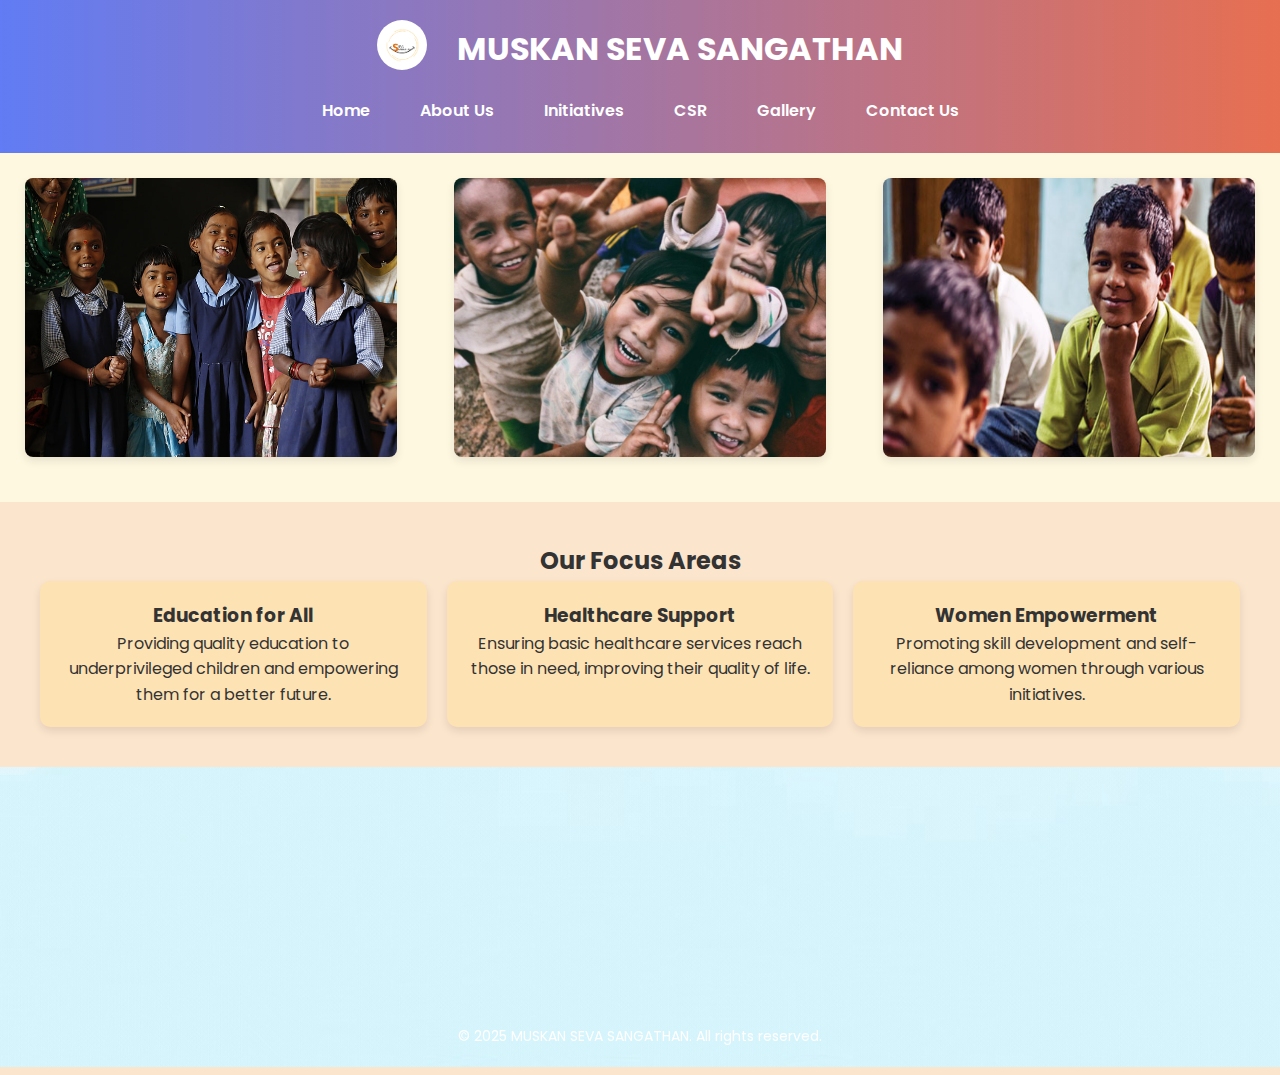
<file: index.html>
<!DOCTYPE html>
<html lang="en">
<head>
  <meta charset="UTF-8">
  <meta name="viewport" content="width=device-width, initial-scale=1.0">
  <title>MUSKAN SEVA SANGATHAN</title>
  <link rel="stylesheet" href="html/css/style.css">
  <link href="https://fonts.googleapis.com/css2?family=Poppins:wght@300;400;600&display=swap" rel="stylesheet">
</head>
<body>
  <header class="header">
    <div class="container">
      <div class="header-content">
        <div class="logo">
          <img src="/images/logo 1.png" alt="MUSKAN SEVA SANGATHAN Logo">
        </div>
        <h1>MUSKAN SEVA SANGATHAN</h1>
      </div>
      <nav>
        <ul>
          <li><a href="index.html">Home</a></li>
          <li><a href="html/aboutus.html">About Us</a></li>
          <li><a href="html/initiative.html">Initiatives</a></li>
          <li><a href="html/CSR.html">CSR</a></li>
          <li><a href="html/gallery.html">Gallery</a></li>
          <li><a href="html/contactus.html">Contact Us</a></li>
        </ul>
      </nav>
    </div>
  </header>

  <section class="hero">
    <section class="gallery-section">
      <div class="gallery-row">
        <img src="/images/img1.jpg" alt="Image 1">
        <img src="/images/img2.jpg" alt="Image 2">
        <img src="/images/img3.jpeg" alt="Image 3">
      </div>
    </section>
    
  </section>

  <section class="focus-areas">
    <h2>Our Focus Areas</h2>
    <div class="cards">
      <div class="card">
        <h3>Education for All</h3>
        <p>Providing quality education to underprivileged children and empowering them for a better future.</p>
      </div>
      <div class="card">
        <h3>Healthcare Support</h3>
        <p>Ensuring basic healthcare services reach those in need, improving their quality of life.</p>
      </div>
      <div class="card">
        <h3>Women Empowerment</h3>
        <p>Promoting skill development and self-reliance among women through various initiatives.</p>
      </div>
    </div>
  </section>

  <footer>
    <div class="video-background">
      <video src="\images\banner.webm" autoplay loop muted playsinline></video>
    </div>
    <div class="footer-content">
      <p>&copy; 2025 MUSKAN SEVA SANGATHAN. All rights reserved.</p>
    </div>
  </footer> 
</body>
</html>
</file>
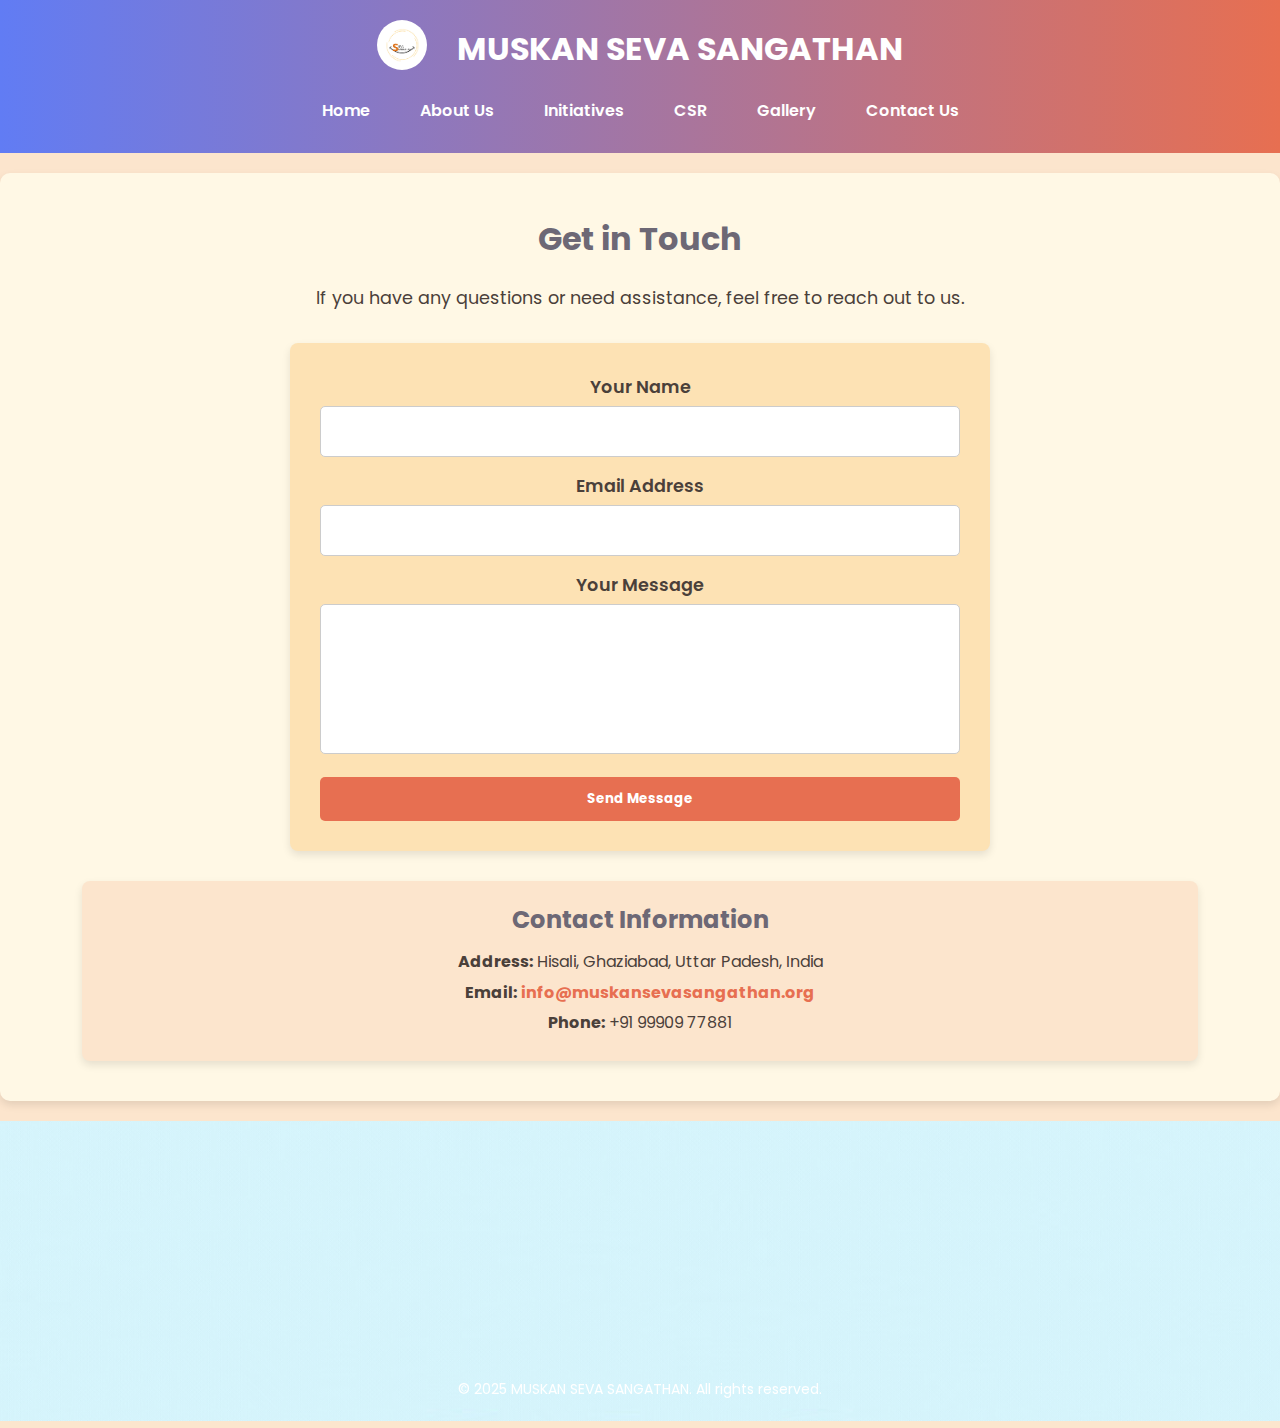
<file: html/contactus.html>
<!DOCTYPE html>
<html lang="en">
<head>
  <meta charset="UTF-8">
  <meta name="viewport" content="width=device-width, initial-scale=1.0">
  <title>Contact Us - MUSKAN SEVA SANGATHAN</title>
  <link rel="stylesheet" href="css/style.css">
  <link href="https://fonts.googleapis.com/css2?family=Poppins:wght@300;400;600&display=swap" rel="stylesheet">
</head>
<body>
  <header class="header">
    <div class="container">
      <div class="header-content">
        <div class="logo">
          <img src="/images/logo 1.png" alt="MUSKAN SEVA SANGATHAN Logo">
        </div>
        <h1>MUSKAN SEVA SANGATHAN</h1>
      </div>
      <nav>
        <ul>
          <li><a href="../index.html">Home</a></li>
          <li><a href="aboutus.html">About Us</a></li>
          <li><a href="initiative.html">Initiatives</a></li>
          <li><a href="CSR.html">CSR</a></li>
          <li><a href="gallery.html">Gallery</a></li>
          <li><a href="contactus.html">Contact Us</a></li>
        </ul>
      </nav>
    </div>
  </header>

  <section class="contact-section">
    <div class="container">
      <h2>Get in Touch</h2>
      <p>If you have any questions or need assistance, feel free to reach out to us.</p>
      
      <div class="contact-form">
        <form action="#" method="POST">
          <div class="form-group">
            <label for="name">Your Name</label>
            <input type="text" id="name" name="name" required>
          </div>
          <div class="form-group">
            <label for="email">Email Address</label>
            <input type="email" id="email" name="email" required>
          </div>
          <div class="form-group">
            <label for="message">Your Message</label>
            <textarea id="message" name="message" rows="5" required></textarea>
          </div>
          <button type="submit">Send Message</button>
        </form>
      </div>

      <div class="contact-details">
        <h3>Contact Information</h3>
        <p><strong>Address:</strong> Hisali, Ghaziabad, Uttar Padesh, India</p>
        <p><strong>Email:</strong> <a href="mailto:info@muskansevasangathan.org">info@muskansevasangathan.org</a></p>
        <p><strong>Phone:</strong> +91 99909 77881</p>
      </div>
    </div>
  </section>

  <footer>
    <div class="video-background">
      <video src="/images/banner.webm" autoplay loop muted playsinline></video>
    </div>
    <div class="footer-content">
      <p>&copy; 2025 MUSKAN SEVA SANGATHAN. All rights reserved.</p>
    </div>
  </footer> 
</body>
</html>
</file>
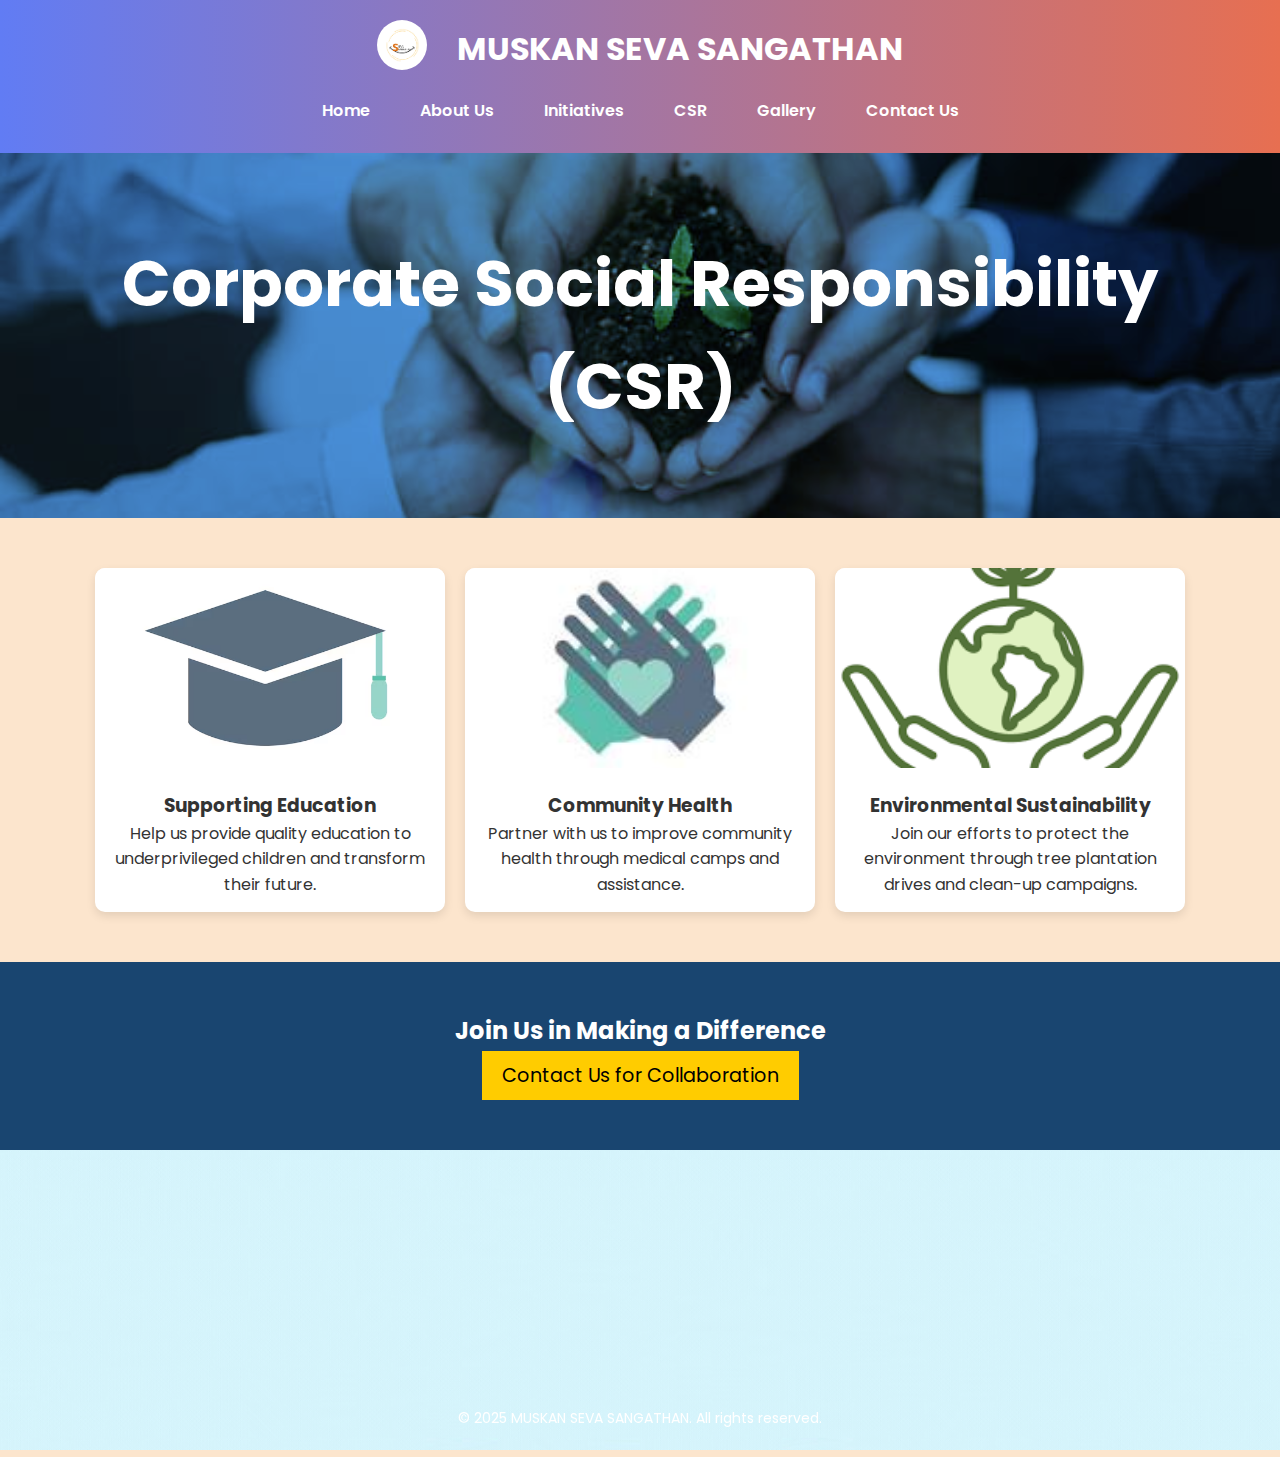
<file: html/CSR.html>
<!DOCTYPE html>
<html lang="en">
<head>
  <meta charset="UTF-8">
  <meta name="viewport" content="width=device-width, initial-scale=1.0">
  <title>MUSKAN SEVA SANGATHAN</title>
  <link rel="stylesheet" href="css/style.css">
  <link href="https://fonts.googleapis.com/css2?family=Poppins:wght@300;400;600&display=swap" rel="stylesheet">
</head>
<body>
  <header class="header">
    <div class="container">
      <div class="header-content">
        <div class="logo">
          <img src="/images/logo 1.png" alt="MUSKAN SEVA SANGATHAN Logo">
        </div>
        <h1>MUSKAN SEVA SANGATHAN</h1>
      </div>
      <nav>
        <ul>
          <li><a href="../index.html">Home</a></li>
          <li><a href="aboutus.html">About Us</a></li>
          <li><a href="initiative.html">Initiatives</a></li>
          <li><a href="CSR.html">CSR</a></li>
          <li><a href="gallery.html">Gallery</a></li>
          <li><a href="contactus.html">Contact Us</a></li>
        </ul>
      </nav>
    </div>
  </header>
  
  <section class="csr-banner">
    <h1>Corporate Social Responsibility (CSR)</h1>
  </section>
  
  <section class="csr-section">
    <div class="csr-cards">
      <div class="csr-card">
        <img src="/images/initiative2" alt="Educational Support">
        <div class="csr-card-content">
          <h3>Supporting Education</h3>
          <p>Help us provide quality education to underprivileged children and transform their future.</p>
        </div>
      </div>
  
      <div class="csr-card">
        <img src="/images/csr2.jpeg" alt="Community Health">
        <div class="csr-card-content">
          <h3>Community Health</h3>
          <p>Partner with us to improve community health through medical camps and assistance.</p>
        </div>
      </div>
  
      <div class="csr-card">
        <img src="/images/csr3" alt="Environmental Sustainability">
        <div class="csr-card-content">
          <h3>Environmental Sustainability</h3>
          <p>Join our efforts to protect the environment through tree plantation drives and clean-up campaigns.</p>
        </div>
      </div>
    </div>
  </section>
  
  <section class="cta-section">
    <h2>Join Us in Making a Difference</h2>
    <button>Contact Us for Collaboration</button>
  </section>  
  
  <footer>
    <div class="video-background">
      <video src="/images/banner.webm" autoplay loop muted playsinline></video>
    </div>
    <div class="footer-content">
      <p>&copy; 2025 MUSKAN SEVA SANGATHAN. All rights reserved.</p>
    </div>
  </footer> 
</body>
</html>
</file>
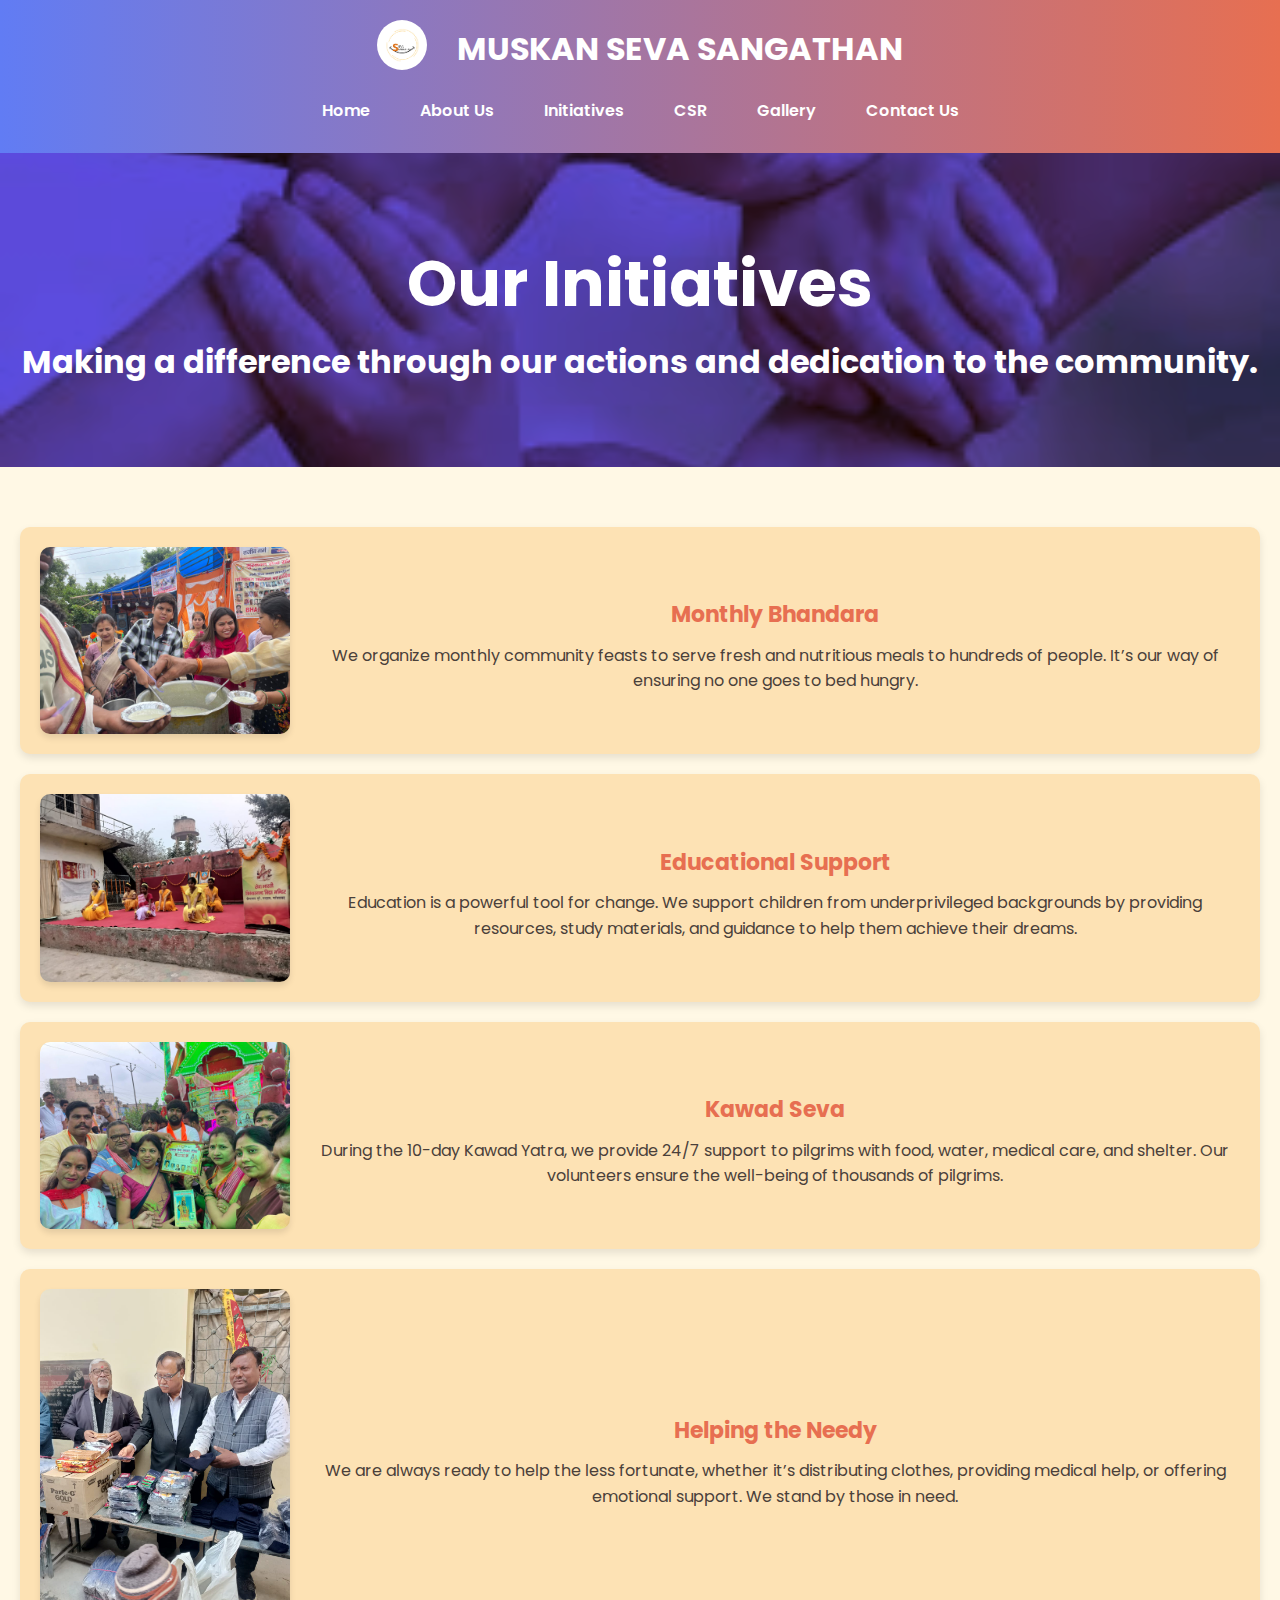
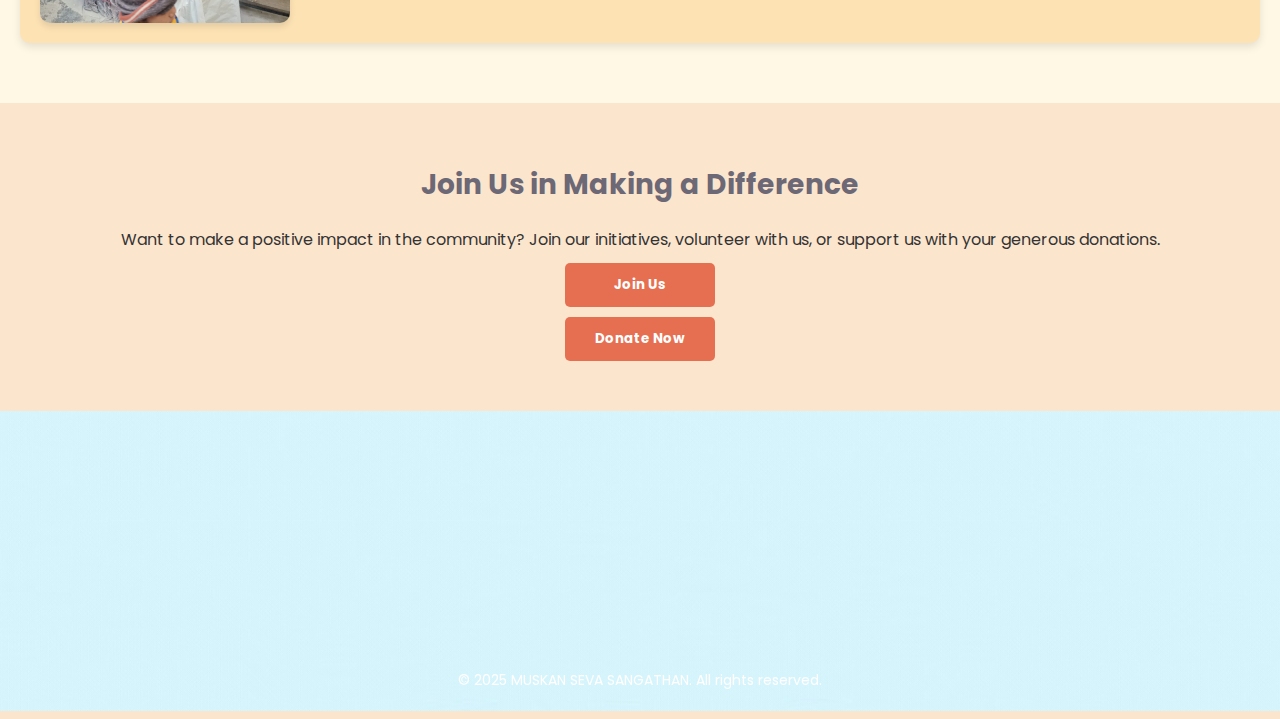
<file: html/initiative.html>
<!DOCTYPE html>
<html lang="en">
<head>
  <meta charset="UTF-8">
  <meta name="viewport" content="width=device-width, initial-scale=1.0">
  <title>MUSKAN SEVA SANGATHAN</title>
  <link rel="stylesheet" href="css/style.css">
  <link href="https://fonts.googleapis.com/css2?family=Poppins:wght@300;400;600&display=swap" rel="stylesheet">
</head>
<body>
  <header class="header">
    <div class="container">
      <div class="header-content">
        <div class="logo">
          <img src="/images/logo 1.png" alt="MUSKAN SEVA SANGATHAN Logo">
        </div>
        <h1>MUSKAN SEVA SANGATHAN</h1>
      </div>
      <nav>
        <ul>
          <li><a href="../index.html">Home</a></li>
          <li><a href="aboutus.html">About Us</a></li>
          <li><a href="initiative.html">Initiatives</a></li>
          <li><a href="CSR.html">CSR</a></li>
          <li><a href="gallery.html">Gallery</a></li>
          <li><a href="contactus.html">Contact Us</a></li>
        </ul>
      </nav>
    </div>
  </header>
<body>
  <section class="ourinitiative-banner">
    <h1>Our Initiatives</h1>
    <p>Making a difference through our actions and dedication to the community.</p>
  </section>

  <section class="initiative-section">
    <div class="initiative">
      <img src="/images/gal13.jpg" alt="Monthly Bhandara">
      <div class="initiative-content">
        <h2>Monthly Bhandara</h2>
        <p>We organize monthly community feasts to serve fresh and nutritious meals to hundreds of people. It’s our way of ensuring no one goes to bed hungry.</p>
      </div>
    </div>
  
    <div class="initiative">
      <img src="/images/gal7.jpg" alt="Educational Support">
      <div class="initiative-content">
        <h2>Educational Support</h2>
        <p>Education is a powerful tool for change. We support children from underprivileged backgrounds by providing resources, study materials, and guidance to help them achieve their dreams.</p>
      </div>
    </div>
  
    <div class="initiative">
      <img src="/images/gal12.jpg" alt="Kawad Seva">
      <div class="initiative-content">
        <h2>Kawad Seva</h2>
        <p>During the 10-day Kawad Yatra, we provide 24/7 support to pilgrims with food, water, medical care, and shelter. Our volunteers ensure the well-being of thousands of pilgrims.</p>
      </div>
    </div>
  
    <div class="initiative">
      <img src="/images/gal3.jpg" alt="Helping the Needy">
      <div class="initiative-content">
        <h2>Helping the Needy</h2>
        <p>We are always ready to help the less fortunate, whether it’s distributing clothes, providing medical help, or offering emotional support. We stand by those in need.</p>
      </div>
    </div>
  </section>
  
  <section class="call-to-action">
    <h2>Join Us in Making a Difference</h2>
    <p>Want to make a positive impact in the community? Join our initiatives, volunteer with us, or support us with your generous donations.</p>
    <button>Join Us</button>
    <button>Donate Now</button>
  </section>
  
  <footer>
    <div class="video-background">
      <video src="/images/banner.webm" autoplay loop muted playsinline></video>
    </div>
    <div class="footer-content">
      <p>&copy; 2025 MUSKAN SEVA SANGATHAN. All rights reserved.</p>
    </div>
  </footer> 
</body>
</html>
</file>
<file: html/css/style.css>
body {
  font-family: 'Poppins', sans-serif;
  margin: 0;
  padding: 0;
  box-sizing: border-box;
  background-color: #FFF8E5;
  color: #4A403A;
}

.header {
  background: linear-gradient(to right, #617cf4, #E76F51);
  color: white;
  padding: 20px;
  text-align: center;
}

.header-content {
  display: flex;
  align-items: center;
  justify-content: center;
  gap: 15px;
  animation: fadeIn 1.5s ease;
}

.header-content img {
  height: 100px;
  border-radius: 90%;
}

nav ul {
  list-style: none;
  display: flex;
  justify-content: center;
  gap: 20px;
  padding: 10px 0;
  flex-wrap: wrap;
}

nav ul li a {
  color: white;
  text-decoration: none;
  font-weight: bold;
  transition: color 0.3s ease;
}

nav ul li a:hover {
  color: #FFD166;
}

/* General Styles */
* {
  margin: 0;
  padding: 0;
  box-sizing: border-box;
  font-family: 'Poppins', sans-serif;
}

body {
  background-color: #f5f5f5;
  color: #333;
  line-height: 1.6;
}

.container {
  width: 90%;
  max-width: 1200px;
  margin: auto;
}

/* Header Styles */
.header {
  background: linear-gradient(to right, #617cf4, #E76F51);
  padding: 20px 0;
  color: #fff;
  text-align: center;
  position: sticky;
  top: 0;
  z-index: 1000;
}

.header-content {
  display: flex;
  justify-content: center;
  align-items: center;
}

.logo img {
  height: 50px;
  margin-right: 15px;
}

nav ul {
  display: flex;
  justify-content: center;
  list-style: none;
  margin-top: 10px;
}

nav ul li {
  margin: 0 15px;
}

nav ul li a {
  color: white;
  text-decoration: none;
  font-weight: 600;
  transition: 0.3s;
}

nav ul li a:hover {
  color: #ffcc00;
}
/*footer*/

footer {
  position: relative;
  height: 300px;
  background: linear-gradient(to right, #617cf4, #E76F51);
  color: #FFFFFF;
  text-align: center;
  padding: 20px;
}

.footer-content {
  position: absolute;
  bottom: 20px;
  left: 50%;
  transform: translateX(-50%);
  font-size: 14px;
  z-index: 2;
}

.video-background {
  position: absolute;
  top: 0;
  left: 0;
  width: 100%;
  height: 100%;
  z-index: 1;
}

.video-background video {
  width: 100%;
  height: 100%;
  object-fit: cover;
}

.gallery-section {
  padding: 20px;
  background-color: #fff8e1;
}

.gallery-row {
  display: flex;
  justify-content: space-between;
  margin-bottom: 20px;
  flex-wrap: wrap;
  animation: slideIn 1.2s ease;
}

.gallery-row img {
  width: 30%;
  height: auto;
  margin: 5px;
  border-radius: 8px;
  box-shadow: 0 4px 8px rgba(0, 0, 0, 0.1);
  transition: transform 0.3s ease;
}

.gallery-row img:hover {
  transform: scale(1.05);
}

.focus-areas {
  padding: 40px;
  text-align: center;
  background-color: #FCE5CD;
}

.cards {
  display: flex;
  flex-wrap: wrap;
  gap: 20px;
  justify-content: space-around;
}

.card {
  background: #FDE2B4;
  padding: 20px;
  border-radius: 10px;
  box-shadow: 0 4px 8px rgba(0, 0, 0, 0.1);
  flex: 1 1 calc(33% - 20px);
  min-width: 250px;
  transition: transform 0.3s ease, box-shadow 0.3s ease;
}

.card:hover {
  transform: translateY(-5px);
  box-shadow: 0 6px 12px rgba(0, 0, 0, 0.15);
}


/* Animations */
@keyframes fadeIn {
  from {
    opacity: 0;
    transform: translateY(20px);
  }
  to {
    opacity: 1;
    transform: translateY(0);
  }
}

@keyframes slideIn {
  from {
    opacity: 0;
    transform: translateX(-30px);
  }
  to {
    opacity: 1;
    transform: translateX(0);
  }
}


/* Contact Us Section */
.contact-section {
  background: #fff8e5;
  padding: 40px 20px;
  border-radius: 10px;
  box-shadow: 0 4px 8px rgba(0, 0, 0, 0.1);
  margin: 20px 0;
  animation: fadeIn 1.5s ease;
}

.contact-section h2 {
  color: #6D6875;
  margin-bottom: 20px;
  text-align: center;
  font-size: 2rem;
}

.contact-section p {
  text-align: center;
  color: #4A403A;
  margin-bottom: 30px;
  font-size: 1.1rem;
}

.contact-form {
  max-width: 700px;
  margin: 0 auto;
  background: #FDE2B4;
  padding: 30px;
  border-radius: 8px;
  box-shadow: 0 4px 8px rgba(0, 0, 0, 0.1);
}

.form-group {
  margin-bottom: 15px;
}

.form-group label {
  display: block;
  font-weight: 600;
  color: #4A403A;
  margin-bottom: 5px;
  font-size: 1.1rem;
}

.form-group input,
.form-group textarea {
  width: 100%;
  padding: 12px;
  border: 1px solid #ccc;
  border-radius: 5px;
  background: #fff;
  font-size: 1rem;
}

.form-group textarea {
  resize: none;
  height: 150px;
}

button[type="submit"] {
  background: #E76F51;
  color: white;
  border: none;
  padding: 12px 20px;
  border-radius: 5px;
  cursor: pointer;
  transition: background 0.3s ease;
  width: 100%;
  font-weight: bold;
}

button[type="submit"]:hover {
  background: #F4A261;
}

.contact-details {
  margin-top: 30px;
  padding: 20px;
  background: #FCE5CD;
  border-radius: 8px;
  box-shadow: 0 4px 8px rgba(0, 0, 0, 0.1);
}

.contact-details h3 {
  color: #6D6875;
  margin-bottom: 10px;
  font-size: 1.5rem;
}

.contact-details p {
  margin: 5px 0;
  color: #4A403A;
  font-size: 1rem;
}

.contact-details a {
  color: #E76F51;
  text-decoration: none;
  font-weight: bold;
}

.contact-details a:hover {
  text-decoration: underline;
}

/* Animations */
@keyframes fadeIn {
  from {
    opacity: 0;
    transform: translateY(20px);
  }
  to {
    opacity: 1;
    transform: translateY(0);
  }
}

@keyframes slideIn {
  from {
    opacity: 0;
    transform: translateX(-30px);
  }
  to {
    opacity: 1;
    transform: translateX(0);
  }
}

/* Initiatives Section */
.ourinitiative-banner {
  background: url('/images/initiative.jpeg') no-repeat center center/cover;
  text-align: center;
  padding: 80px 20px;
  color: white;
  font-size: 2rem;
  font-weight: bold;
  background-blend-mode: overlay;
  background-color: rgba(12, 0, 104, 0.7);
}

.initiative-section {
  padding: 40px 20px;
  background: #fff8e5;
  animation: fadeIn 1.5s ease;
}

.initiative {
  margin: 20px 0;
  padding: 30px;
  border-radius: 10px;
  background: #FDE2B4;
  box-shadow: 0 4px 8px rgba(0, 0, 0, 0.1);
  transition: transform 0.3s ease, box-shadow 0.3s ease;
}

.initiative:hover {
  transform: translateY(-5px);
  box-shadow: 0 6px 12px rgba(0, 0, 0, 0.15);
}

.initiative h2 {
  font-size: 28px;
  color: #E76F51;
  margin-bottom: 10px;
}

.initiative p {
  font-size: 16px;
  line-height: 1.6;
  color: #4A403A;
}

.call-to-action {
  text-align: center;
  background: #FCE5CD;
  padding: 40px 20px;
  border-radius: 10px;
  margin-top: 20px;
  animation: slideIn 1.2s ease;
}

.call-to-action h2 {
  font-size: 28px;
  margin-bottom: 20px;
  color: #6D6875;
}

.call-to-action button {
  background: #E76F51;
  color: white;
  border: none;
  padding: 12px 20px;
  border-radius: 5px;
  cursor: pointer;
  transition: background 0.3s ease;
  margin: 10px auto;
  font-weight: bold;
  display: block;
  width: 150px;
}

.call-to-action button:hover {
  background: #F4A261;
}

/* Button Container */
.button-group {
  display: flex;
  justify-content: center;
  gap: 20px;
  margin-top: 20px;
}

@keyframes fadeIn {
  from {
    opacity: 0;
    transform: translateY(20px);
  }
  to {
    opacity: 1;
    transform: translateY(0);
  }
}

@keyframes slideIn {
  from {
    opacity: 0;
    transform: translateX(-30px);
  }
  to {
    opacity: 1;
    transform: translateX(0);
  }
}
.initiative {
  display: flex;
  align-items: center;
  gap: 20px; /* Adds space between image and text */
  background: #FDE2B4;
  padding: 20px;
  border-radius: 10px;
  box-shadow: 0 4px 8px rgba(0, 0, 0, 0.1);
  transition: transform 0.3s ease, box-shadow 0.3s ease;
}

.initiative:hover {
  transform: translateY(-5px);
  box-shadow: 0 6px 12px rgba(0, 0, 0, 0.15);
}

/* Style for the image container */
.initiative img {
  width: 100%;
  max-width: 250px; /* Controls image size */
  height: auto;
  display: block;
  border-radius: 10px;
  box-shadow: 0 4px 6px rgba(0, 0, 0, 0.1);
}

/* Ensures text is aligned properly */
.initiative-content {
  flex: 1;
}

.initiative h2 {
  text-align: center; /* Centers the title below the image */
  font-size: 22px;
  color: #E76F51;
  margin-top: 10px;
}

.initiative p {
  font-size: 16px;
  line-height: 1.6;
  color: #4A403A;
}

/* Responsive Styling */
@media (max-width: 768px) {
  .initiative {
    flex-direction: column; /* Stacks content on smaller screens */
    text-align: center;
  }

  .initiative img {
    max-width: 100%;
  }
}


/* General Reset */
* {
  margin: 0;
  padding: 0;
  box-sizing: border-box;
  font-family: 'Poppins', sans-serif;
}

/* CSR Banner */
.csr-banner {
  background: url('/images/csr.jpg') no-repeat center center/cover;
  text-align: center;
  padding: 80px 20px;
  color: white;
  font-size: 2rem;
  font-weight: bold;
  background-blend-mode: overlay;
  background-color: rgba(0, 51, 102, 0.7);
}

/* CSR Section */
.csr-section {
  padding: 50px 0;
  text-align: center;
}

.csr-cards {
  display: flex;
  justify-content: center;
  flex-wrap: wrap;
  gap: 20px;
}

.csr-card {
  background: white;
  border-radius: 10px;
  overflow: hidden;
  box-shadow: 0 4px 10px rgba(0, 0, 0, 0.1);
  max-width: 350px;
  transition: 0.3s;
}

.csr-card:hover {
  transform: scale(1.05);
}

.csr-card img {
  width: 100%;
  height: 200px;
  object-fit: cover;
}

.csr-card-content {
  padding: 15px;
}

/* Call-to-Action Section */
.cta-section {
  text-align: center;
  padding: 50px 20px;
  background: rgba(0, 51, 102, 0.9);
  color: white;
}

.cta-section button {
  padding: 10px 20px;
  background: #ffcc00;
  border: none;
  font-size: 1.2rem;
  cursor: pointer;
  transition: 0.3s;
}

.cta-section button:hover {
  background: #fde2b4;
}

/* Basic Styles */
body {
  font-family: Arial, sans-serif;
  text-align: center;
  background-color:#FCE5CD ;
  margin: 0;
  padding: 0;
}

/* Title */
.gallery-title {
  margin: 20px;
  font-size: 2rem;
  color: #333;
}

/* Filter Buttons */
.filter-buttons {
  margin-bottom: 20px;
}
.filter-btn {
  padding: 10px 20px;
  margin: 5px;
  border: none;
  background-color: rgba(0, 51, 102, 0.7);
  color: white;
  cursor: pointer;
  transition: 0.3s;
}
.filter-btn:hover,
.filter-btn.active {
  background-color: #0056b3;
}

/* Gallery Grid */
.gallery {
  display: grid;
  grid-template-columns: repeat(auto-fit, minmax(250px, 1fr));
  gap: 15px;
  padding: 20px;
  max-width: 1000px;
  margin: auto;
}
.gallery-item {
  overflow: hidden;
  border-radius: 10px;
  box-shadow: 0 4px 8px rgba(0, 0, 0, 0.2);
}
.gallery-item img {
  width: 100%;
  height: 100%;
  object-fit: cover;
  cursor: pointer;
  transition: transform 0.3s ease;
}
.gallery-item img:hover {
  transform: scale(1.05);
}

/* Lightbox */
.lightbox {
  display: none;
  position: fixed;
  top: 0;
  left: 0;
  width: 100%;
  height: 100%;
  background: rgba(0, 0, 0, 0.8);
  justify-content: center;
  align-items: center;
}
.lightbox img {
  max-width: 90%;
  max-height: 80%;
}


/* Introduction */
.about-intro {
  background: #fde2b4;
  padding: 50px 20px;
  text-align: center;
  animation: fadeIn 1.5s ease;
}

.about-intro h2 {
  font-size: 32px;
  color: #E76F51;
  margin-bottom: 15px;
}

/* Mission & Vision */
.about-mission-vision {
  display: flex;
  justify-content: space-between;
  gap: 20px;
  padding: 50px 20px;
  background: #FCE5CD;
}

.mission, .vision {
  flex: 1;
  padding: 30px;
  background: #FFF8E5;
  border-radius: 10px;
  box-shadow: 0 4px 8px rgba(0, 0, 0, 0.1);
  transition: transform 0.3s ease, box-shadow 0.3s ease;
}

.mission:hover, .vision:hover {
  transform: translateY(-5px);
  box-shadow: 0 6px 12px rgba(0, 0, 0, 0.15);
}

.mission h2, .vision h2 {
  font-size: 28px;
  color: #E76F51;
}

/* Our Story */
.about-story {
  padding: 50px 20px;
  background: #fde2b4;
}

/* Our Team */
.about-team {
  background: #fff8e5;
  padding: 50px 20px;
}

.team-members {
  display: flex;
  flex-wrap: wrap;
  justify-content: center;
  gap: 20px;
}

.team-member {
  background: #FFF;
  padding: 20px;
  border-radius: 10px;
  box-shadow: 0 4px 8px rgba(0, 0, 0, 0.1);
  transition: transform 0.3s ease, box-shadow 0.3s ease;
  width: 300px;
}

.team-member:hover {
  transform: translateY(-5px);
  box-shadow: 0 6px 12px rgba(0, 0, 0, 0.15);
}

.team-member img {
  width: 100%;
  border-radius: 10px;
}

.team-member h3 {
  font-size: 22px;
  color: #6D6875;
  margin-top: 15px;
}

/* Call to Action */
.about-cta {
  background: linear-gradient(to right, #E76F51, #F4A261);
  color: white;
  padding: 50px 20px;
  text-align: center;
  border-radius: 20px;
  animation: fadeIn 2s ease;
}

.about-cta h2 {
  font-size: 32px;
  margin-bottom: 20px;
}

.about-cta button {
  background: white;
  color: #ad4b33;
  border: none;
  padding: 15px 30px;
  text-align: center;
  border-radius: 5px;
  font-weight: bold;
  font-size: 16px;
  transition: background 0.3s ease, color 0.3s ease;
  margin: 10px;
}

.about-cta button:hover {
  background: #FFD166;
  color: white;
}

/* Animations */
@keyframes fadeIn {
  from {
      opacity: 0;
      transform: translateY(20px);
  }
  to {
      opacity: 1;
      transform: translateY(0);
  }
}
</file>
